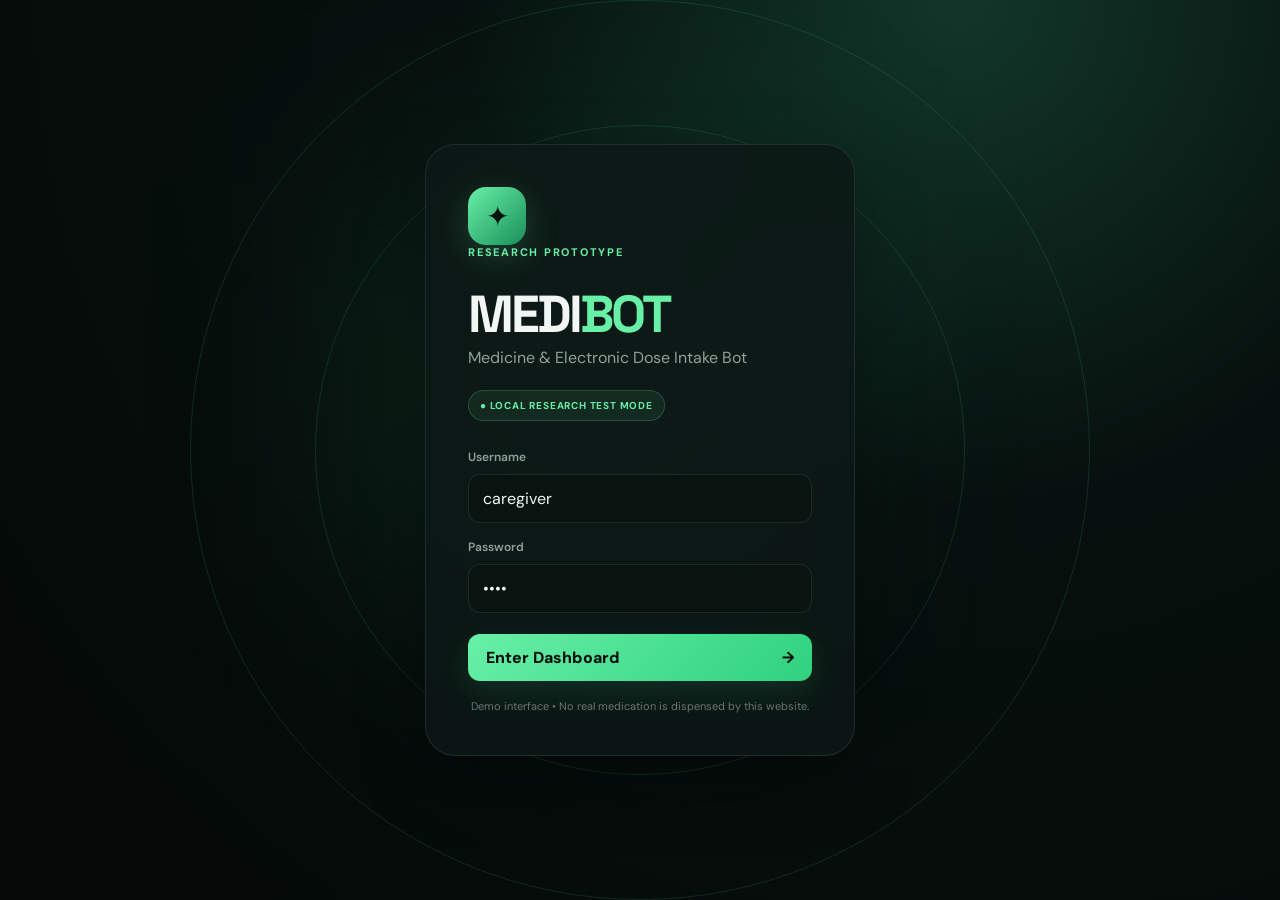
<file: index.html>
<!DOCTYPE html>
<html lang="en">
<head>
  <meta charset="UTF-8">
  <meta name="viewport" content="width=device-width, initial-scale=1.0">

  <title>MEDIBOT • Research Dashboard</title>

  <link rel="preconnect" href="https://fonts.googleapis.com">
  <link rel="preconnect" href="https://fonts.gstatic.com" crossorigin>

  <link
    href="https://fonts.googleapis.com/css2?family=DM+Sans:wght@400;500;600;700&family=Space+Grotesk:wght@500;600;700&display=swap"
    rel="stylesheet"
  >

  <link rel="stylesheet" href="style.css">
</head>

<body>

  <div id="toast" class="toast"></div>

  <!-- =========================
       LOGIN
  ========================== -->

  <section id="loginScreen" class="login-screen">

    <div class="login-orbit orbit-one"></div>
    <div class="login-orbit orbit-two"></div>

    <div class="login-card">

      <div class="brand-mark">
        <span>✦</span>
      </div>

      <p class="eyebrow">
        RESEARCH PROTOTYPE
      </p>

      <h1>
        MEDI<span>BOT</span>
      </h1>

      <p class="login-subtitle">
        Medicine & Electronic Dose Intake Bot
      </p>

      <div class="demo-badge">
        ● LOCAL RESEARCH TEST MODE
      </div>

      <form id="loginForm">

        <label>
          Username
        </label>

        <input
          id="username"
          value="caregiver"
          autocomplete="username"
          required
        >

        <label>
          Password
        </label>

        <input
          id="password"
          type="password"
          value="demo"
          autocomplete="current-password"
          required
        >

        <button
          class="primary full"
          type="submit"
        >
          Enter Dashboard
          <span>→</span>
        </button>

      </form>

      <p class="tiny-note">
        Demo interface • No real medication is dispensed by this website.
      </p>

    </div>

  </section>


  <!-- =========================
       APP
  ========================== -->

  <div id="app" class="app hidden">

    <!-- SIDEBAR -->

    <aside class="sidebar">

      <div class="side-brand">

        <div class="brand-mark small">
          <span>✦</span>
        </div>

        <div>
          <strong>MEDIBOT</strong>
          <small>Research System</small>
        </div>

      </div>


      <nav>

        <button
          class="nav-item active"
          data-page="dashboard"
        >
          <span>⌂</span>
          Dashboard
        </button>

        <button
          class="nav-item"
          data-page="patient"
        >
          <span>◎</span>
          Test Patient
        </button>

        <button
          class="nav-item"
          data-page="schedule"
        >
          <span>＋</span>
          Add Schedule
        </button>

        <button
          class="nav-item"
          data-page="history"
        >
          <span>◷</span>
          Dose History
        </button>

        <button
          class="nav-item"
          data-page="results"
        >
          <span>▥</span>
          Test Results
        </button>

      </nav>


      <div class="sidebar-bottom">

        <div class="test-mode-card">

          <div class="pulse"></div>

          <div>
            <strong>Research Test Mode</strong>
            <small>Simulation enabled</small>
          </div>

        </div>

        <button
          id="logoutBtn"
          class="logout"
        >
          ↪ Log out
        </button>

      </div>

    </aside>


    <!-- =========================
         MAIN
    ========================== -->

    <main class="main">

      <!-- TOPBAR -->

      <header class="topbar">

        <div>

          <p class="eyebrow">
            MEDIBOT WEB DASHBOARD
          </p>

          <h2 id="pageTitle">
            Good evening, Caregiver.
          </h2>

        </div>


        <div class="top-actions">

          <button
            id="demoAdvance"
            class="ghost-btn"
          >
            Run Demo Event
          </button>

          <div class="profile">

            <div class="avatar">
              C
            </div>

            <div>
              <strong>Caregiver</strong>
              <small>TEST-001</small>
            </div>

          </div>

        </div>

      </header>


      <!-- =========================
           DASHBOARD
      ========================== -->

      <section
        id="dashboard"
        class="page active-page"
      >

        <div class="hero-grid">

          <div class="next-dose card">

            <div class="section-label">

              <span>
                NEXT DOSE
              </span>

              <span class="live-dot">
                ● LIVE
              </span>

            </div>


            <div class="dose-main">

              <div>

                <p class="medicine-type">
                  LIQUID • CHANNEL 1
                </p>

                <h1 id="nextMedicine">
                  Liquid A
                </h1>

                <div class="dose-value">

                  <strong id="nextDose">
                    5.0
                  </strong>

                  <span>
                    mL
                  </span>

                </div>

              </div>


              <div class="time-block">

                <strong id="nextTime">
                  10:30
                </strong>

                <span>
                  AM
                </span>

                <small>
                  Today
                </small>

              </div>

            </div>


            <div
              class="status-pill scheduled"
              id="nextStatus"
            >
              ● SCHEDULED
            </div>

          </div>


          <!-- ROBOT VISUAL -->

          <div class="visual-card card">

            <div class="robot-visual">

              <div class="robot-ring"></div>

              <div class="robot-core">
                ✦
              </div>

            </div>

            <div>

              <p class="eyebrow">
                SYSTEM
              </p>

              <h3>
                Closed-loop ready
              </h3>

              <p class="muted">
                Target → dispense → measure → log
              </p>

            </div>

          </div>

        </div>


        <!-- STATUS -->

        <div class="stats-grid">

          <div class="status-card card">

            <div class="card-head">

              <h3>
                Robot Status
              </h3>

              <span class="online">
                ONLINE
              </span>

            </div>


            <div class="status-list">

              <div>

                <span>
                  <i class="ok"></i>
                  Robot Online
                </span>

                <b>
                  Ready
                </b>

              </div>


              <div>

                <span>
                  <i class="ok"></i>
                  Cup Detected
                </span>

                <b>
                  Detected
                </b>

              </div>


              <div>

                <span>
                  <i class="ok"></i>
                  Scale
                </span>

                <b>
                  Ready
                </b>

              </div>


              <div>

                <span>
                  <i class="ok"></i>
                  Pill System
                </span>

                <b>
                  Ready
                </b>

              </div>


              <div>

                <span>
                  <i class="ok"></i>
                  Wi-Fi
                </span>

                <b>
                  Connected
                </b>

              </div>

            </div>

          </div>


          <!-- TODAY'S SCHEDULE -->

          <div class="schedule-card card">

            <div class="card-head">

              <h3>
                Today's Schedule
              </h3>

              <button
                class="text-btn"
                data-page-link="schedule"
              >
                + Add
              </button>

            </div>

            <div
              id="todaySchedule"
              class="timeline"
            ></div>

          </div>

        </div>


        <!-- QUICK BUTTONS -->

        <div class="quick-row">

          <button
            class="quick card"
            data-page-link="schedule"
          >

            <span>＋</span>

            <div>

              <strong>
                Add Schedule
              </strong>

              <small>
                Set a test dose
              </small>

            </div>

            <b>
              →
            </b>

          </button>


          <button
            class="quick card"
            data-page-link="history"
          >

            <span>◷</span>

            <div>

              <strong>
                View History
              </strong>

              <small>
                Review dose events
              </small>

            </div>

            <b>
              →
            </b>

          </button>


          <button
            class="quick card"
            id="exportBtn"
          >

            <span>⇩</span>

            <div>

              <strong>
                Export Test Data
              </strong>

              <small>
                Download CSV
              </small>

            </div>

            <b>
              →
            </b>

          </button>

        </div>

      </section>


      <!-- =========================
           PATIENT
      ========================== -->

      <section
        id="patient"
        class="page"
      >

        <div class="page-intro">

          <div>

            <p class="eyebrow">
              PROFILE
            </p>

            <h2>
              Test Patient Profile
            </h2>

            <p>
              Use demonstration data only.
              Do not enter real medical records.
            </p>

          </div>

          <span class="safe-badge">
            TEST DATA ONLY
          </span>

        </div>


        <div class="form-card card">

          <div class="form-grid">

            <div>

              <label>
                Patient ID
              </label>

              <input
                id="patientId"
                value="TEST-001"
              >

            </div>


            <div>

              <label>
                Patient Name
              </label>

              <input
                id="patientName"
                value="Patient A"
              >

            </div>


            <div>

              <label>
                Age Group
              </label>

              <select>

                <option>
                  Adult
                </option>

                <option>
                  Teen
                </option>

                <option>
                  Senior
                </option>

              </select>

            </div>


            <div>

              <label>
                Caregiver
              </label>

              <input
                value="Test Caregiver"
              >

            </div>


            <div>

              <label>
                Contact
              </label>

              <input
                value="Test Contact"
              >

            </div>

          </div>


          <button
            class="primary"
            id="savePatient"
          >
            Save Profile
          </button>

        </div>

      </section>


      <!-- =========================
           SCHEDULE
      ========================== -->

      <section
        id="schedule"
        class="page"
      >

        <div class="page-intro">

          <div>

            <p class="eyebrow">
              CONTROL PANEL
            </p>

            <h2>
              Add Medicine Schedule
            </h2>

            <p>
              Create instructions for the prototype controller.
            </p>

          </div>

          <span class="safe-badge">
            SIMULATION
          </span>

        </div>


        <div class="form-card card">

          <div class="type-switch">

            <button
              class="type-btn active"
              data-type="Liquid"
              type="button"
            >
              💧 Liquid
            </button>

            <button
              class="type-btn"
              data-type="Pill"
              type="button"
            >
              ● Pill
            </button>

          </div>


          <div class="form-grid">

            <div>

              <label>
                Test Patient
              </label>

              <select id="formPatient">

                <option>
                  Patient A
                </option>

                <option>
                  Patient B
                </option>

                <option>
                  Patient C
                </option>

              </select>

            </div>


            <div>

              <label>
                Medicine / Test Material
              </label>

              <input
                id="formMedicine"
                value="Liquid A"
              >

            </div>


            <div id="channelField">

              <label>
                Liquid Channel
              </label>

              <select id="channel">

                <option>
                  Channel 1
                </option>

                <option>
                  Channel 2
                </option>

                <option>
                  Channel 3
                </option>

              </select>

            </div>


            <div
              id="compartmentField"
              class="hidden"
            >

              <label>
                Pill Compartment
              </label>

              <select>

                <option>
                  Compartment 1
                </option>

                <option>
                  Compartment 2
                </option>

                <option>
                  Compartment 3
                </option>

              </select>

            </div>


            <div>

              <label>
                Target Dose
              </label>

              <div class="input-unit">

                <input
                  id="formDose"
                  type="number"
                  value="5.0"
                  step="0.1"
                  min="0"
                >

                <span id="unit">
                  mL
                </span>

              </div>

            </div>


            <div>

              <label>
                Date
              </label>

              <input
                id="formDate"
                type="date"
              >

            </div>


            <div>

              <label>
                Time
              </label>

              <input
                id="formTime"
                type="time"
                value="10:30"
              >

            </div>


            <div>

              <label>
                Reminder
              </label>

              <select>

                <option>
                  15 minutes
                </option>

                <option>
                  15 seconds (demo)
                </option>

              </select>

            </div>


            <div>

              <label>
                Missed Dose
              </label>

              <select>

                <option>
                  30 minutes
                </option>

                <option>
                  30 seconds (demo)
                </option>

              </select>

            </div>


            <div>

              <label>
                Status
              </label>

              <select>

                <option>
                  Active
                </option>

                <option>
                  Disabled
                </option>

              </select>

            </div>

          </div>


          <div class="form-actions">

            <button
              class="ghost-btn"
              id="clearForm"
              type="button"
            >
              Clear
            </button>

            <button
              class="primary"
              id="saveSchedule"
              type="button"
            >
              Save Schedule →
            </button>

          </div>

        </div>

      </section>


      <!-- =========================
           HISTORY
      ========================== -->

      <section
        id="history"
        class="page"
      >

        <div class="page-intro">

          <div>

            <p class="eyebrow">
              RESEARCH DATA
            </p>

            <h2>
              Dose History
            </h2>

            <p>
              Recorded prototype events and collection status.
            </p>

          </div>

          <button
            class="primary"
            id="exportBtn2"
            type="button"
          >
            ⇩ Export CSV
          </button>

        </div>


        <div class="table-card card">

          <table>

            <thead>

              <tr>

                <th>
                  Time
                </th>

                <th>
                  Medicine
                </th>

                <th>
                  Target
                </th>

                <th>
                  Actual
                </th>

                <th>
                  Status
                </th>

                <th>
                  Error
                </th>

              </tr>

            </thead>

            <tbody id="historyBody"></tbody>

          </table>

        </div>


        <div
          id="eventDetail"
          class="event-detail card hidden"
        ></div>

      </section>


      <!-- =========================
           RESULTS
      ========================== -->

      <section
        id="results"
        class="page"
      >

        <div class="page-intro">

          <div>

            <p class="eyebrow">
              CHAPTER 4 SUPPORT
            </p>

            <h2>
              Research Test Results
            </h2>

            <p>
              Numbers shown here are demonstration values only.
            </p>

          </div>

          <span class="safe-badge">
            DEMO DATA
          </span>

        </div>


        <div class="result-grid">

          <div class="metric card">

            <span>
              LIQUID DISPENSING
            </span>

            <strong>
              20
            </strong>

            <small>
              sample trials configured
            </small>

            <div class="mini-bars">

              <i style="height:55%"></i>
              <i style="height:72%"></i>
              <i style="height:88%"></i>
              <i style="height:64%"></i>
              <i style="height:94%"></i>

            </div>

          </div>


          <div class="metric card">

            <span>
              PILL TESTS
            </span>

            <strong>
              30
            </strong>

            <small>
              single-release target
            </small>

            <div class="progress">

              <i style="width:93%"></i>

            </div>

            <small>
              Example success rate: 93%
            </small>

          </div>


          <div class="metric card">

            <span>
              SCHEDULE TESTS
            </span>

            <strong>
              20
            </strong>

            <small>
              alarm / logging trials
            </small>

            <div class="progress">

              <i style="width:100%"></i>

            </div>

            <small>
              Example alarm success: 100%
            </small>

          </div>

        </div>


        <div class="notice card">

          <strong>
            Research Test Mode
          </strong>

          <p>
            Use simulated liquid and placebo/test pills only.
            The website records events; it does not prove that
            medicine was swallowed.
          </p>

        </div>

      </section>

    </main>

  </div>


  <!-- JAVASCRIPT -->

  <script src="app.js"></script>

</body>
</html>
</file>
<file: style.css>
:root {
  --bg: #07100e;
  --panel: #0d1916;
  --panel2: #10211c;
  --line: rgba(255,255,255,.09);

  --text: #f2f7f3;
  --muted: #8ea39a;

  --accent: #68f0a8;
  --accent2: #2fd17f;

  --warn: #ffd166;
  --danger: #ff6b6b;

  --shadow: 0 24px 70px rgba(0,0,0,.32);

  --radius: 22px;
}


* {
  box-sizing: border-box;
}


html {
  scroll-behavior: smooth;
}


body {
  margin: 0;

  background:
    radial-gradient(
      circle at 75% 0%,
      #12372a 0,
      #07100e 38%,
      #050908 100%
    );

  color: var(--text);

  font-family: "DM Sans", sans-serif;

  min-height: 100vh;
}


button,
input,
select {
  font: inherit;
}


button {
  cursor: pointer;
}


input,
select {
  color-scheme: dark;
}


.hidden {
  display: none !important;
}


/* =========================
   LOGIN
========================= */

.login-screen {
  min-height: 100vh;

  display: grid;
  place-items: center;

  position: relative;

  overflow: hidden;
}


.login-card {
  width: min(430px, 92vw);

  padding: 42px;

  background: rgba(13,25,22,.88);

  border: 1px solid var(--line);

  border-radius: 30px;

  box-shadow: var(--shadow);

  backdrop-filter: blur(18px);

  z-index: 2;
}


.brand-mark {
  width: 58px;
  height: 58px;

  border-radius: 18px;

  display: grid;
  place-items: center;

  background:
    linear-gradient(
      135deg,
      var(--accent),
      #1a8f59
    );

  color: #06120c;

  font-size: 28px;

  box-shadow:
    0 10px 35px rgba(104,240,168,.2);
}


.brand-mark.small {
  width: 40px;
  height: 40px;

  border-radius: 13px;

  font-size: 20px;
}


.eyebrow {
  font-size: 11px;

  letter-spacing: .16em;

  color: var(--accent);

  font-weight: 700;

  margin: 0 0 8px;
}


.login-card h1 {
  font: 700 52px "Space Grotesk";

  margin: 22px 0 0;

  letter-spacing: -.06em;
}


.login-card h1 span {
  color: var(--accent);
}


.login-subtitle {
  color: var(--muted);

  margin: 0 0 22px;
}


.demo-badge,
.safe-badge {
  display: inline-flex;

  padding: 8px 11px;

  border-radius: 999px;

  background: rgba(104,240,168,.08);

  border: 1px solid rgba(104,240,168,.2);

  color: var(--accent);

  font-size: 10px;

  font-weight: 700;

  letter-spacing: .08em;
}


.login-card form {
  display: grid;

  gap: 9px;

  margin-top: 28px;
}


.login-card label,
.form-card label {
  font-size: 12px;

  color: var(--muted);

  font-weight: 600;
}


.login-card input,
.form-card input,
.form-card select {
  width: 100%;

  padding: 13px 14px;

  border: 1px solid var(--line);

  border-radius: 12px;

  background: #091410;

  color: var(--text);

  outline: none;
}


.login-card input:focus,
.form-card input:focus,
.form-card select:focus {
  border-color: var(--accent);

  box-shadow:
    0 0 0 3px rgba(104,240,168,.06);
}


.login-card label:not(:first-child) {
  margin-top: 7px;
}


.tiny-note {
  font-size: 11px;

  color: #667a71;

  text-align: center;

  margin: 18px 0 0;
}


.primary {
  border: 0;

  border-radius: 12px;

  background:
    linear-gradient(
      135deg,
      var(--accent),
      var(--accent2)
    );

  color: #05100b;

  font-weight: 800;

  padding: 13px 18px;

  box-shadow:
    0 10px 30px rgba(47,209,127,.14);

  transition: .2s;
}


.primary:hover {
  transform: translateY(-1px);

  filter: brightness(1.05);
}


.primary:active {
  transform: translateY(0);
}


.primary.full {
  width: 100%;

  margin-top: 12px;

  display: flex;

  justify-content: space-between;
}


.ghost-btn {
  background: transparent;

  border: 1px solid var(--line);

  color: var(--text);

  padding: 11px 14px;

  border-radius: 11px;

  transition: .2s;
}


.ghost-btn:hover {
  background: rgba(255,255,255,.04);

  border-color: rgba(104,240,168,.25);
}


.login-orbit {
  position: absolute;

  border: 1px solid rgba(104,240,168,.12);

  border-radius: 50%;
}


.orbit-one {
  width: 650px;
  height: 650px;
}


.orbit-two {
  width: 900px;
  height: 900px;
}


.login-screen:before {
  content: "";

  position: absolute;

  width: 400px;
  height: 400px;

  background: rgba(58,221,139,.12);

  filter: blur(120px);

  top: 20%;
  left: 30%;
}


/* =========================
   APP
========================= */

.app {
  display: flex;

  min-height: 100vh;
}


.sidebar {
  width: 245px;

  border-right: 1px solid var(--line);

  background: rgba(5,12,10,.72);

  padding: 24px 16px;

  display: flex;
  flex-direction: column;

  position: fixed;

  inset: 0 auto 0 0;

  z-index: 5;
}


.side-brand {
  display: flex;

  gap: 10px;

  align-items: center;

  padding: 2px 8px 35px;
}


.side-brand strong {
  font: 700 16px "Space Grotesk";

  display: block;
}


.side-brand small,
.profile small {
  display: block;

  color: var(--muted);

  font-size: 10px;

  margin-top: 2px;
}


nav {
  display: grid;

  gap: 7px;
}


.nav-item {
  border: 0;

  background: transparent;

  color: #93a59e;

  text-align: left;

  padding: 13px 14px;

  border-radius: 12px;

  display: flex;

  gap: 12px;

  align-items: center;

  font-weight: 600;

  transition: .2s;
}


.nav-item span {
  width: 20px;

  text-align: center;

  font-size: 18px;
}


.nav-item:hover,
.nav-item.active {
  background: rgba(104,240,168,.09);

  color: var(--accent);
}


.sidebar-bottom {
  margin-top: auto;
}


.test-mode-card {
  padding: 12px;

  border: 1px solid rgba(104,240,168,.16);

  border-radius: 14px;

  background: rgba(104,240,168,.05);

  display: flex;

  gap: 10px;

  align-items: center;
}


.test-mode-card strong {
  font-size: 11px;

  display: block;
}


.test-mode-card small {
  font-size: 10px;

  color: var(--muted);
}


.pulse {
  width: 9px;
  height: 9px;

  border-radius: 50%;

  background: var(--accent);

  box-shadow:
    0 0 0 6px rgba(104,240,168,.08);

  animation: pulse 1.8s infinite;
}


@keyframes pulse {
  50% {
    opacity: .45;
  }
}


.logout {
  width: 100%;

  margin-top: 12px;

  padding: 11px;

  background: none;

  border: 0;

  color: #71847b;

  text-align: left;

  border-radius: 10px;
}


.logout:hover {
  color: #fff;

  background: rgba(255,255,255,.04);
}


/* =========================
   MAIN
========================= */

.main {
  margin-left: 245px;

  width: calc(100% - 245px);

  padding: 28px 38px 50px;
}


.topbar {
  display: flex;

  justify-content: space-between;

  align-items: center;

  margin-bottom: 30px;
}


.topbar h2,
.page-intro h2 {
  font: 600 27px "Space Grotesk";

  margin: 0;

  letter-spacing: -.03em;
}


.top-actions {
  display: flex;

  gap: 12px;

  align-items: center;
}


.profile {
  display: flex;

  gap: 9px;

  align-items: center;

  padding-left: 10px;
}


.avatar {
  width: 38px;
  height: 38px;

  border-radius: 12px;

  display: grid;
  place-items: center;

  background: #18352b;

  color: var(--accent);

  font-weight: 800;
}


.profile strong {
  font-size: 12px;
}


.profile small {
  font-size: 9px;
}


/* =========================
   PAGES
========================= */

.page {
  display: none;

  animation: fade .25s ease;
}


.active-page {
  display: block;
}


@keyframes fade {

  from {
    opacity: 0;

    transform: translateY(6px);
  }

  to {
    opacity: 1;

    transform: none;
  }

}


.card {
  background:
    linear-gradient(
      145deg,
      rgba(15,29,25,.95),
      rgba(8,17,14,.9)
    );

  border: 1px solid var(--line);

  border-radius: var(--radius);

  box-shadow:
    0 16px 50px rgba(0,0,0,.14);
}


/* =========================
   DASHBOARD
========================= */

.hero-grid {
  display: grid;

  grid-template-columns: 1.55fr .75fr;

  gap: 18px;
}


.next-dose {
  padding: 25px;

  min-height: 265px;
}


.section-label,
.card-head {
  display: flex;

  justify-content: space-between;

  align-items: center;
}


.section-label {
  font-size: 10px;

  letter-spacing: .13em;

  color: var(--muted);

  font-weight: 800;
}


.live-dot {
  color: var(--accent);
}


.dose-main {
  display: flex;

  justify-content: space-between;

  align-items: center;

  margin: 35px 0 24px;
}


.medicine-type {
  font-size: 10px;

  color: var(--muted);

  letter-spacing: .12em;

  font-weight: 700;
}


.dose-main h1 {
  font: 600 34px "Space Grotesk";

  margin: 8px 0;
}


.dose-value {
  display: flex;

  align-items: baseline;

  gap: 7px;
}


.dose-value strong {
  font: 700 40px "Space Grotesk";

  color: var(--accent);
}


.dose-value span {
  color: var(--muted);
}


.time-block {
  text-align: right;
}


.time-block strong {
  font: 700 46px "Space Grotesk";

  display: block;

  letter-spacing: -.06em;
}


.time-block span {
  font-size: 12px;

  color: var(--muted);

  font-weight: 800;
}


.time-block small {
  display: block;

  color: #61756b;

  margin-top: 7px;
}


.status-pill {
  display: inline-block;

  padding: 8px 11px;

  border-radius: 999px;

  font-size: 10px;

  font-weight: 800;

  letter-spacing: .08em;
}


.scheduled {
  background: rgba(255,209,102,.09);

  color: var(--warn);
}


.ready {
  background: rgba(104,240,168,.1);

  color: var(--accent);
}


.missed {
  background: rgba(255,107,107,.1);

  color: var(--danger);
}


/* =========================
   ROBOT
========================= */

.visual-card {
  padding: 25px;

  display: flex;

  flex-direction: column;

  justify-content: space-between;

  min-height: 265px;

  overflow: hidden;

  position: relative;
}


.robot-visual {
  height: 145px;

  display: grid;

  place-items: center;

  position: relative;
}


.robot-ring {
  position: absolute;

  width: 145px;
  height: 145px;

  border: 1px dashed rgba(104,240,168,.28);

  border-radius: 50%;

  animation:
    spin 14s linear infinite;
}


.robot-ring:before,
.robot-ring:after {
  content: "";

  position: absolute;

  width: 8px;
  height: 8px;

  border-radius: 50%;

  background: var(--accent);
}


.robot-ring:before {
  top: 12px;
  left: 24px;
}


.robot-ring:after {
  bottom: 20px;
  right: 8px;
}


@keyframes spin {

  to {
    transform: rotate(360deg);
  }

}


.robot-core {
  width: 72px;
  height: 72px;

  border-radius: 23px;

  background:
    linear-gradient(
      135deg,
      #183f31,
      #0d201a
    );

  border: 1px solid rgba(104,240,168,.25);

  display: grid;
  place-items: center;

  color: var(--accent);

  font-size: 30px;

  box-shadow:
    0 0 45px rgba(104,240,168,.12);
}


.visual-card h3 {
  margin: 3px 0;

  font: 600 19px "Space Grotesk";
}


.muted {
  color: var(--muted);

  font-size: 12px;
}


/* =========================
   STATUS
========================= */

.stats-grid {
  display: grid;

  grid-template-columns: .8fr 1.2fr;

  gap: 18px;

  margin-top: 18px;
}


.status-card,
.schedule-card {
  padding: 21px;
}


.card-head h3 {
  font: 600 15px "Space Grotesk";

  margin: 0;
}


.online {
  font-size: 9px;

  color: var(--accent);

  border: 1px solid rgba(104,240,168,.2);

  padding: 6px 8px;

  border-radius: 999px;
}


.status-list {
  margin-top: 18px;

  display: grid;

  gap: 12px;
}


.status-list div {
  display: flex;

  justify-content: space-between;

  color: #c5d0cb;

  font-size: 12px;
}


.status-list b {
  font-size: 11px;

  color: #6f8379;

  font-weight: 500;
}


.status-list i {
  display: inline-block;

  width: 7px;
  height: 7px;

  border-radius: 50%;

  margin-right: 8px;
}


.ok {
  background: var(--accent);

  box-shadow:
    0 0 10px rgba(104,240,168,.5);
}


/* =========================
   SCHEDULE TIMELINE
========================= */

.timeline {
  margin-top: 15px;

  display: grid;
}


.timeline-row {
  display: grid;

  grid-template-columns: 70px 1fr auto;

  gap: 12px;

  padding: 11px 0;

  border-bottom: 1px solid rgba(255,255,255,.05);

  align-items: center;
}


.timeline-row:last-child {
  border: 0;
}


.timeline-time {
  font-size: 11px;

  color: var(--muted);
}


.timeline-name strong {
  font-size: 12px;

  display: block;
}


.timeline-name small {
  font-size: 10px;

  color: #667970;
}


.timeline-status {
  font-size: 9px;

  font-weight: 800;

  padding: 6px 8px;

  border-radius: 999px;
}


.collected {
  background: rgba(104,240,168,.08);

  color: var(--accent);
}


.pending {
  background: rgba(255,209,102,.08);

  color: var(--warn);
}


/* =========================
   QUICK BUTTONS
========================= */

.quick-row {
  display: grid;

  grid-template-columns: repeat(3,1fr);

  gap: 18px;

  margin-top: 18px;
}


.quick {
  border: 1px solid var(--line);

  padding: 17px;

  display: flex;

  align-items: center;

  gap: 13px;

  text-align: left;

  color: var(--text);

  transition: .2s;
}


.quick:hover {
  border-color: rgba(104,240,168,.3);

  transform: translateY(-2px);
}


.quick > span {
  font-size: 20px;

  color: var(--accent);
}


.quick div {
  flex: 1;
}


.quick strong {
  display: block;

  font-size: 12px;
}


.quick small {
  font-size: 10px;

  color: var(--muted);
}


.quick > b {
  color: #668076;
}


/* =========================
   TEXT BUTTON
========================= */

.text-btn {
  background: transparent;

  border: 0;

  color: var(--accent);

  font-size: 11px;

  font-weight: 700;

  cursor: pointer;

  padding: 6px 8px;

  border-radius: 8px;

  transition: .2s;
}


.text-btn:hover {
  background: rgba(104,240,168,.08);
}


/* =========================
   FORMS
========================= */

.page-intro {
  display: flex;

  justify-content: space-between;

  align-items: flex-end;

  margin-bottom: 20px;
}


.page-intro p:not(.eyebrow) {
  color: var(--muted);

  font-size: 12px;

  margin: 7px 0 0;
}


.form-card {
  padding: 25px;
}


.form-grid {
  display: grid;

  grid-template-columns: repeat(2,1fr);

  gap: 18px;
}


.form-grid > div {
  display: grid;

  gap: 7px;
}


.form-actions {
  display: flex;

  justify-content: flex-end;

  gap: 10px;

  margin-top: 25px;

  border-top: 1px solid var(--line);

  padding-top: 20px;
}


.type-switch {
  display: flex;

  gap: 8px;

  margin-bottom: 22px;
}


.type-btn {
  border: 1px solid var(--line);

  background: #091410;

  color: var(--muted);

  padding: 11px 18px;

  border-radius: 11px;

  transition: .2s;
}


.type-btn:hover {
  border-color: rgba(104,240,168,.3);
}


.type-btn.active {
  background: rgba(104,240,168,.1);

  color: var(--accent);

  border-color: rgba(104,240,168,.25);
}


.input-unit {
  position: relative;
}


.input-unit input {
  padding-right: 55px;
}


.input-unit span {
  position: absolute;

  right: 14px;

  top: 13px;

  color: var(--muted);

  font-size: 12px;
}


/* =========================
   HISTORY
========================= */

.table-card {
  padding: 10px;

  overflow: auto;
}


table {
  width: 100%;

  border-collapse: collapse;

  min-width: 700px;
}


th,
td {
  text-align: left;

  padding: 16px 14px;

  border-bottom: 1px solid var(--line);

  font-size: 11px;
}


th {
  font-size: 9px;

  color: #71847b;

  letter-spacing: .1em;

  text-transform: uppercase;
}


td strong {
  font-weight: 600;
}


.event-detail {
  margin-top: 18px;

  padding: 22px;
}


.event-detail h3 {
  font: 600 17px "Space Grotesk";

  margin: 0 0 16px;
}


.event-grid {
  display: grid;

  grid-template-columns: repeat(4,1fr);

  gap: 12px;
}


.event-grid div {
  padding: 12px;

  border-radius: 12px;

  background: rgba(255,255,255,.025);
}


.event-grid small {
  color: var(--muted);

  font-size: 9px;

  display: block;
}


.event-grid strong {
  font-size: 12px;

  display: block;

  margin-top: 5px;
}


/* =========================
   RESULTS
========================= */

.result-grid {
  display: grid;

  grid-template-columns: repeat(3,1fr);

  gap: 18px;
}


.metric {
  padding: 22px;
}


.metric > span {
  font-size: 9px;

  letter-spacing: .13em;

  color: var(--muted);

  font-weight: 800;
}


.metric > strong {
  display: block;

  font: 700 38px "Space Grotesk";

  margin: 10px 0 2px;

  color: var(--accent);
}


.metric > small {
  color: var(--muted);

  font-size: 10px;
}


.mini-bars {
  height: 70px;

  display: flex;

  gap: 8px;

  align-items: end;

  margin-top: 18px;
}


.mini-bars i {
  display: block;

  flex: 1;

  background:
    linear-gradient(
      to top,
      var(--accent2),
      #2b6f54
    );

  border-radius: 6px 6px 2px 2px;
}


.progress {
  height: 8px;

  background: #18251f;

  border-radius: 99px;

  overflow: hidden;

  margin: 20px 0 9px;
}


.progress i {
  display: block;

  height: 100%;

  background: var(--accent);

  border-radius: 99px;
}


.notice {
  margin-top: 18px;

  padding: 18px;

  border-color: rgba(104,240,168,.16);
}


.notice strong {
  font: 600 14px "Space Grotesk";

  color: var(--accent);
}


.notice p {
  font-size: 11px;

  color: var(--muted);

  margin-bottom: 0;
}


/* =========================
   TOAST
========================= */

.toast {
  position: fixed;

  right: 24px;

  bottom: 24px;

  background: #dfffee;

  color: #07120d;

  padding: 12px 16px;

  border-radius: 12px;

  font-size: 12px;

  font-weight: 700;

  transform: translateY(20px);

  opacity: 0;

  pointer-events: none;

  transition: .25s;

  z-index: 99;
}


.toast.show {
  transform: none;

  opacity: 1;
}


/* =========================
   RESPONSIVE
========================= */

@media(max-width:950px) {

  .sidebar {
    width: 75px;
  }


  .side-brand > div:last-child {
    display: none;
  }


  .nav-item {
    font-size: 0;
  }


  .nav-item span {
    font-size: 20px;
  }


  .main {
    margin-left: 75px;

    width: calc(100% - 75px);

    padding: 24px;
  }


  .hero-grid,
  .stats-grid {
    grid-template-columns: 1fr;
  }


  .result-grid {
    grid-template-columns: 1fr;
  }


  .quick-row {
    grid-template-columns: 1fr;
  }


  .top-actions .ghost-btn {
    display: none;
  }

}


@media(max-width:650px) {

  .main {
    padding: 18px;
  }


  .topbar {
    align-items: flex-start;
  }


  .topbar h2 {
    font-size: 21px;
  }


  .profile {
    display: none;
  }


  .form-grid {
    grid-template-columns: 1fr;
  }


  .dose-main {
    margin-top: 25px;
  }


  .time-block strong {
    font-size: 34px;
  }


  .page-intro {
    align-items: flex-start;

    gap: 10px;
  }


  .event-grid {
    grid-template-columns: 1fr 1fr;
  }


  .login-card {
    padding: 30px 24px;
  }


  .login-card h1 {
    font-size: 42px;
  }


  .dose-main {
    gap: 20px;
  }


  .timeline-row {
    grid-template-columns: 55px 1fr;
  }


  .timeline-status {
    grid-column: 2;
    width: fit-content;
  }

}
</file>
<file: html/style.css>
:root {
  --bg: #07100e;
  --panel: #0d1916;
  --panel2: #10211c;
  --line: rgba(255,255,255,.09);

  --text: #f2f7f3;
  --muted: #8ea39a;

  --accent: #68f0a8;
  --accent2: #2fd17f;

  --warn: #ffd166;
  --danger: #ff6b6b;

  --shadow: 0 24px 70px rgba(0,0,0,.32);

  --radius: 22px;
}


* {
  box-sizing: border-box;
}


html {
  scroll-behavior: smooth;
}


body {
  margin: 0;

  background:
    radial-gradient(
      circle at 75% 0%,
      #12372a 0,
      #07100e 38%,
      #050908 100%
    );

  color: var(--text);

  font-family: "DM Sans", sans-serif;

  min-height: 100vh;
}


button,
input,
select {
  font: inherit;
}


button {
  cursor: pointer;
}


input,
select {
  color-scheme: dark;
}


.hidden {
  display: none !important;
}


/* =========================
   LOGIN
========================= */

.login-screen {
  min-height: 100vh;

  display: grid;
  place-items: center;

  position: relative;

  overflow: hidden;
}


.login-card {
  width: min(430px, 92vw);

  padding: 42px;

  background: rgba(13,25,22,.88);

  border: 1px solid var(--line);

  border-radius: 30px;

  box-shadow: var(--shadow);

  backdrop-filter: blur(18px);

  z-index: 2;
}


.brand-mark {
  width: 58px;
  height: 58px;

  border-radius: 18px;

  display: grid;
  place-items: center;

  background:
    linear-gradient(
      135deg,
      var(--accent),
      #1a8f59
    );

  color: #06120c;

  font-size: 28px;

  box-shadow:
    0 10px 35px rgba(104,240,168,.2);
}


.brand-mark.small {
  width: 40px;
  height: 40px;

  border-radius: 13px;

  font-size: 20px;
}


.eyebrow {
  font-size: 11px;

  letter-spacing: .16em;

  color: var(--accent);

  font-weight: 700;

  margin: 0 0 8px;
}


.login-card h1 {
  font: 700 52px "Space Grotesk";

  margin: 22px 0 0;

  letter-spacing: -.06em;
}


.login-card h1 span {
  color: var(--accent);
}


.login-subtitle {
  color: var(--muted);

  margin: 0 0 22px;
}


.demo-badge,
.safe-badge {
  display: inline-flex;

  padding: 8px 11px;

  border-radius: 999px;

  background: rgba(104,240,168,.08);

  border: 1px solid rgba(104,240,168,.2);

  color: var(--accent);

  font-size: 10px;

  font-weight: 700;

  letter-spacing: .08em;
}


.login-card form {
  display: grid;

  gap: 9px;

  margin-top: 28px;
}


.login-card label,
.form-card label {
  font-size: 12px;

  color: var(--muted);

  font-weight: 600;
}


.login-card input,
.form-card input,
.form-card select {
  width: 100%;

  padding: 13px 14px;

  border: 1px solid var(--line);

  border-radius: 12px;

  background: #091410;

  color: var(--text);

  outline: none;
}


.login-card input:focus,
.form-card input:focus,
.form-card select:focus {
  border-color: var(--accent);

  box-shadow:
    0 0 0 3px rgba(104,240,168,.06);
}


.login-card label:not(:first-child) {
  margin-top: 7px;
}


.tiny-note {
  font-size: 11px;

  color: #667a71;

  text-align: center;

  margin: 18px 0 0;
}


.primary {
  border: 0;

  border-radius: 12px;

  background:
    linear-gradient(
      135deg,
      var(--accent),
      var(--accent2)
    );

  color: #05100b;

  font-weight: 800;

  padding: 13px 18px;

  box-shadow:
    0 10px 30px rgba(47,209,127,.14);

  transition: .2s;
}


.primary:hover {
  transform: translateY(-1px);

  filter: brightness(1.05);
}


.primary:active {
  transform: translateY(0);
}


.primary.full {
  width: 100%;

  margin-top: 12px;

  display: flex;

  justify-content: space-between;
}


.ghost-btn {
  background: transparent;

  border: 1px solid var(--line);

  color: var(--text);

  padding: 11px 14px;

  border-radius: 11px;

  transition: .2s;
}


.ghost-btn:hover {
  background: rgba(255,255,255,.04);

  border-color: rgba(104,240,168,.25);
}


.login-orbit {
  position: absolute;

  border: 1px solid rgba(104,240,168,.12);

  border-radius: 50%;
}


.orbit-one {
  width: 650px;
  height: 650px;
}


.orbit-two {
  width: 900px;
  height: 900px;
}


.login-screen:before {
  content: "";

  position: absolute;

  width: 400px;
  height: 400px;

  background: rgba(58,221,139,.12);

  filter: blur(120px);

  top: 20%;
  left: 30%;
}


/* =========================
   APP
========================= */

.app {
  display: flex;

  min-height: 100vh;
}


.sidebar {
  width: 245px;

  border-right: 1px solid var(--line);

  background: rgba(5,12,10,.72);

  padding: 24px 16px;

  display: flex;
  flex-direction: column;

  position: fixed;

  inset: 0 auto 0 0;

  z-index: 5;
}


.side-brand {
  display: flex;

  gap: 10px;

  align-items: center;

  padding: 2px 8px 35px;
}


.side-brand strong {
  font: 700 16px "Space Grotesk";

  display: block;
}


.side-brand small,
.profile small {
  display: block;

  color: var(--muted);

  font-size: 10px;

  margin-top: 2px;
}


nav {
  display: grid;

  gap: 7px;
}


.nav-item {
  border: 0;

  background: transparent;

  color: #93a59e;

  text-align: left;

  padding: 13px 14px;

  border-radius: 12px;

  display: flex;

  gap: 12px;

  align-items: center;

  font-weight: 600;

  transition: .2s;
}


.nav-item span {
  width: 20px;

  text-align: center;

  font-size: 18px;
}


.nav-item:hover,
.nav-item.active {
  background: rgba(104,240,168,.09);

  color: var(--accent);
}


.sidebar-bottom {
  margin-top: auto;
}


.test-mode-card {
  padding: 12px;

  border: 1px solid rgba(104,240,168,.16);

  border-radius: 14px;

  background: rgba(104,240,168,.05);

  display: flex;

  gap: 10px;

  align-items: center;
}


.test-mode-card strong {
  font-size: 11px;

  display: block;
}


.test-mode-card small {
  font-size: 10px;

  color: var(--muted);
}


.pulse {
  width: 9px;
  height: 9px;

  border-radius: 50%;

  background: var(--accent);

  box-shadow:
    0 0 0 6px rgba(104,240,168,.08);

  animation: pulse 1.8s infinite;
}


@keyframes pulse {
  50% {
    opacity: .45;
  }
}


.logout {
  width: 100%;

  margin-top: 12px;

  padding: 11px;

  background: none;

  border: 0;

  color: #71847b;

  text-align: left;

  border-radius: 10px;
}


.logout:hover {
  color: #fff;

  background: rgba(255,255,255,.04);
}


/* =========================
   MAIN
========================= */

.main {
  margin-left: 245px;

  width: calc(100% - 245px);

  padding: 28px 38px 50px;
}


.topbar {
  display: flex;

  justify-content: space-between;

  align-items: center;

  margin-bottom: 30px;
}


.topbar h2,
.page-intro h2 {
  font: 600 27px "Space Grotesk";

  margin: 0;

  letter-spacing: -.03em;
}


.top-actions {
  display: flex;

  gap: 12px;

  align-items: center;
}


.profile {
  display: flex;

  gap: 9px;

  align-items: center;

  padding-left: 10px;
}


.avatar {
  width: 38px;
  height: 38px;

  border-radius: 12px;

  display: grid;
  place-items: center;

  background: #18352b;

  color: var(--accent);

  font-weight: 800;
}


.profile strong {
  font-size: 12px;
}


.profile small {
  font-size: 9px;
}


/* =========================
   PAGES
========================= */

.page {
  display: none;

  animation: fade .25s ease;
}


.active-page {
  display: block;
}


@keyframes fade {

  from {
    opacity: 0;

    transform: translateY(6px);
  }

  to {
    opacity: 1;

    transform: none;
  }

}


.card {
  background:
    linear-gradient(
      145deg,
      rgba(15,29,25,.95),
      rgba(8,17,14,.9)
    );

  border: 1px solid var(--line);

  border-radius: var(--radius);

  box-shadow:
    0 16px 50px rgba(0,0,0,.14);
}


/* =========================
   DASHBOARD
========================= */

.hero-grid {
  display: grid;

  grid-template-columns: 1.55fr .75fr;

  gap: 18px;
}


.next-dose {
  padding: 25px;

  min-height: 265px;
}


.section-label,
.card-head {
  display: flex;

  justify-content: space-between;

  align-items: center;
}


.section-label {
  font-size: 10px;

  letter-spacing: .13em;

  color: var(--muted);

  font-weight: 800;
}


.live-dot {
  color: var(--accent);
}


.dose-main {
  display: flex;

  justify-content: space-between;

  align-items: center;

  margin: 35px 0 24px;
}


.medicine-type {
  font-size: 10px;

  color: var(--muted);

  letter-spacing: .12em;

  font-weight: 700;
}


.dose-main h1 {
  font: 600 34px "Space Grotesk";

  margin: 8px 0;
}


.dose-value {
  display: flex;

  align-items: baseline;

  gap: 7px;
}


.dose-value strong {
  font: 700 40px "Space Grotesk";

  color: var(--accent);
}


.dose-value span {
  color: var(--muted);
}


.time-block {
  text-align: right;
}


.time-block strong {
  font: 700 46px "Space Grotesk";

  display: block;

  letter-spacing: -.06em;
}


.time-block span {
  font-size: 12px;

  color: var(--muted);

  font-weight: 800;
}


.time-block small {
  display: block;

  color: #61756b;

  margin-top: 7px;
}


.status-pill {
  display: inline-block;

  padding: 8px 11px;

  border-radius: 999px;

  font-size: 10px;

  font-weight: 800;

  letter-spacing: .08em;
}


.scheduled {
  background: rgba(255,209,102,.09);

  color: var(--warn);
}


.ready {
  background: rgba(104,240,168,.1);

  color: var(--accent);
}


.missed {
  background: rgba(255,107,107,.1);

  color: var(--danger);
}


/* =========================
   ROBOT
========================= */

.visual-card {
  padding: 25px;

  display: flex;

  flex-direction: column;

  justify-content: space-between;

  min-height: 265px;

  overflow: hidden;

  position: relative;
}


.robot-visual {
  height: 145px;

  display: grid;

  place-items: center;

  position: relative;
}


.robot-ring {
  position: absolute;

  width: 145px;
  height: 145px;

  border: 1px dashed rgba(104,240,168,.28);

  border-radius: 50%;

  animation:
    spin 14s linear infinite;
}


.robot-ring:before,
.robot-ring:after {
  content: "";

  position: absolute;

  width: 8px;
  height: 8px;

  border-radius: 50%;

  background: var(--accent);
}


.robot-ring:before {
  top: 12px;
  left: 24px;
}


.robot-ring:after {
  bottom: 20px;
  right: 8px;
}


@keyframes spin {

  to {
    transform: rotate(360deg);
  }

}


.robot-core {
  width: 72px;
  height: 72px;

  border-radius: 23px;

  background:
    linear-gradient(
      135deg,
      #183f31,
      #0d201a
    );

  border: 1px solid rgba(104,240,168,.25);

  display: grid;
  place-items: center;

  color: var(--accent);

  font-size: 30px;

  box-shadow:
    0 0 45px rgba(104,240,168,.12);
}


.visual-card h3 {
  margin: 3px 0;

  font: 600 19px "Space Grotesk";
}


.muted {
  color: var(--muted);

  font-size: 12px;
}


/* =========================
   STATUS
========================= */

.stats-grid {
  display: grid;

  grid-template-columns: .8fr 1.2fr;

  gap: 18px;

  margin-top: 18px;
}


.status-card,
.schedule-card {
  padding: 21px;
}


.card-head h3 {
  font: 600 15px "Space Grotesk";

  margin: 0;
}


.online {
  font-size: 9px;

  color: var(--accent);

  border: 1px solid rgba(104,240,168,.2);

  padding: 6px 8px;

  border-radius: 999px;
}


.status-list {
  margin-top: 18px;

  display: grid;

  gap: 12px;
}


.status-list div {
  display: flex;

  justify-content: space-between;

  color: #c5d0cb;

  font-size: 12px;
}


.status-list b {
  font-size: 11px;

  color: #6f8379;

  font-weight: 500;
}


.status-list i {
  display: inline-block;

  width: 7px;
  height: 7px;

  border-radius: 50%;

  margin-right: 8px;
}


.ok {
  background: var(--accent);

  box-shadow:
    0 0 10px rgba(104,240,168,.5);
}


/* =========================
   SCHEDULE TIMELINE
========================= */

.timeline {
  margin-top: 15px;

  display: grid;
}


.timeline-row {
  display: grid;

  grid-template-columns: 70px 1fr auto;

  gap: 12px;

  padding: 11px 0;

  border-bottom: 1px solid rgba(255,255,255,.05);

  align-items: center;
}


.timeline-row:last-child {
  border: 0;
}


.timeline-time {
  font-size: 11px;

  color: var(--muted);
}


.timeline-name strong {
  font-size: 12px;

  display: block;
}


.timeline-name small {
  font-size: 10px;

  color: #667970;
}


.timeline-status {
  font-size: 9px;

  font-weight: 800;

  padding: 6px 8px;

  border-radius: 999px;
}


.collected {
  background: rgba(104,240,168,.08);

  color: var(--accent);
}


.pending {
  background: rgba(255,209,102,.08);

  color: var(--warn);
}


/* =========================
   QUICK BUTTONS
========================= */

.quick-row {
  display: grid;

  grid-template-columns: repeat(3,1fr);

  gap: 18px;

  margin-top: 18px;
}


.quick {
  border: 1px solid var(--line);

  padding: 17px;

  display: flex;

  align-items: center;

  gap: 13px;

  text-align: left;

  color: var(--text);

  transition: .2s;
}


.quick:hover {
  border-color: rgba(104,240,168,.3);

  transform: translateY(-2px);
}


.quick > span {
  font-size: 20px;

  color: var(--accent);
}


.quick div {
  flex: 1;
}


.quick strong {
  display: block;

  font-size: 12px;
}


.quick small {
  font-size: 10px;

  color: var(--muted);
}


.quick > b {
  color: #668076;
}


/* =========================
   TEXT BUTTON
========================= */

.text-btn {
  background: transparent;

  border: 0;

  color: var(--accent);

  font-size: 11px;

  font-weight: 700;

  cursor: pointer;

  padding: 6px 8px;

  border-radius: 8px;

  transition: .2s;
}


.text-btn:hover {
  background: rgba(104,240,168,.08);
}


/* =========================
   FORMS
========================= */

.page-intro {
  display: flex;

  justify-content: space-between;

  align-items: flex-end;

  margin-bottom: 20px;
}


.page-intro p:not(.eyebrow) {
  color: var(--muted);

  font-size: 12px;

  margin: 7px 0 0;
}


.form-card {
  padding: 25px;
}


.form-grid {
  display: grid;

  grid-template-columns: repeat(2,1fr);

  gap: 18px;
}


.form-grid > div {
  display: grid;

  gap: 7px;
}


.form-actions {
  display: flex;

  justify-content: flex-end;

  gap: 10px;

  margin-top: 25px;

  border-top: 1px solid var(--line);

  padding-top: 20px;
}


.type-switch {
  display: flex;

  gap: 8px;

  margin-bottom: 22px;
}


.type-btn {
  border: 1px solid var(--line);

  background: #091410;

  color: var(--muted);

  padding: 11px 18px;

  border-radius: 11px;

  transition: .2s;
}


.type-btn:hover {
  border-color: rgba(104,240,168,.3);
}


.type-btn.active {
  background: rgba(104,240,168,.1);

  color: var(--accent);

  border-color: rgba(104,240,168,.25);
}


.input-unit {
  position: relative;
}


.input-unit input {
  padding-right: 55px;
}


.input-unit span {
  position: absolute;

  right: 14px;

  top: 13px;

  color: var(--muted);

  font-size: 12px;
}


/* =========================
   HISTORY
========================= */

.table-card {
  padding: 10px;

  overflow: auto;
}


table {
  width: 100%;

  border-collapse: collapse;

  min-width: 700px;
}


th,
td {
  text-align: left;

  padding: 16px 14px;

  border-bottom: 1px solid var(--line);

  font-size: 11px;
}


th {
  font-size: 9px;

  color: #71847b;

  letter-spacing: .1em;

  text-transform: uppercase;
}


td strong {
  font-weight: 600;
}


.event-detail {
  margin-top: 18px;

  padding: 22px;
}


.event-detail h3 {
  font: 600 17px "Space Grotesk";

  margin: 0 0 16px;
}


.event-grid {
  display: grid;

  grid-template-columns: repeat(4,1fr);

  gap: 12px;
}


.event-grid div {
  padding: 12px;

  border-radius: 12px;

  background: rgba(255,255,255,.025);
}


.event-grid small {
  color: var(--muted);

  font-size: 9px;

  display: block;
}


.event-grid strong {
  font-size: 12px;

  display: block;

  margin-top: 5px;
}


/* =========================
   RESULTS
========================= */

.result-grid {
  display: grid;

  grid-template-columns: repeat(3,1fr);

  gap: 18px;
}


.metric {
  padding: 22px;
}


.metric > span {
  font-size: 9px;

  letter-spacing: .13em;

  color: var(--muted);

  font-weight: 800;
}


.metric > strong {
  display: block;

  font: 700 38px "Space Grotesk";

  margin: 10px 0 2px;

  color: var(--accent);
}


.metric > small {
  color: var(--muted);

  font-size: 10px;
}


.mini-bars {
  height: 70px;

  display: flex;

  gap: 8px;

  align-items: end;

  margin-top: 18px;
}


.mini-bars i {
  display: block;

  flex: 1;

  background:
    linear-gradient(
      to top,
      var(--accent2),
      #2b6f54
    );

  border-radius: 6px 6px 2px 2px;
}


.progress {
  height: 8px;

  background: #18251f;

  border-radius: 99px;

  overflow: hidden;

  margin: 20px 0 9px;
}


.progress i {
  display: block;

  height: 100%;

  background: var(--accent);

  border-radius: 99px;
}


.notice {
  margin-top: 18px;

  padding: 18px;

  border-color: rgba(104,240,168,.16);
}


.notice strong {
  font: 600 14px "Space Grotesk";

  color: var(--accent);
}


.notice p {
  font-size: 11px;

  color: var(--muted);

  margin-bottom: 0;
}


/* =========================
   TOAST
========================= */

.toast {
  position: fixed;

  right: 24px;

  bottom: 24px;

  background: #dfffee;

  color: #07120d;

  padding: 12px 16px;

  border-radius: 12px;

  font-size: 12px;

  font-weight: 700;

  transform: translateY(20px);

  opacity: 0;

  pointer-events: none;

  transition: .25s;

  z-index: 99;
}


.toast.show {
  transform: none;

  opacity: 1;
}


/* =========================
   RESPONSIVE
========================= */

@media(max-width:950px) {

  .sidebar {
    width: 75px;
  }


  .side-brand > div:last-child {
    display: none;
  }


  .nav-item {
    font-size: 0;
  }


  .nav-item span {
    font-size: 20px;
  }


  .main {
    margin-left: 75px;

    width: calc(100% - 75px);

    padding: 24px;
  }


  .hero-grid,
  .stats-grid {
    grid-template-columns: 1fr;
  }


  .result-grid {
    grid-template-columns: 1fr;
  }


  .quick-row {
    grid-template-columns: 1fr;
  }


  .top-actions .ghost-btn {
    display: none;
  }

}


@media(max-width:650px) {

  .main {
    padding: 18px;
  }


  .topbar {
    align-items: flex-start;
  }


  .topbar h2 {
    font-size: 21px;
  }


  .profile {
    display: none;
  }


  .form-grid {
    grid-template-columns: 1fr;
  }


  .dose-main {
    margin-top: 25px;
  }


  .time-block strong {
    font-size: 34px;
  }


  .page-intro {
    align-items: flex-start;

    gap: 10px;
  }


  .event-grid {
    grid-template-columns: 1fr 1fr;
  }


  .login-card {
    padding: 30px 24px;
  }


  .login-card h1 {
    font-size: 42px;
  }


  .dose-main {
    gap: 20px;
  }


  .timeline-row {
    grid-template-columns: 55px 1fr;
  }


  .timeline-status {
    grid-column: 2;
    width: fit-content;
  }

}
</file>
